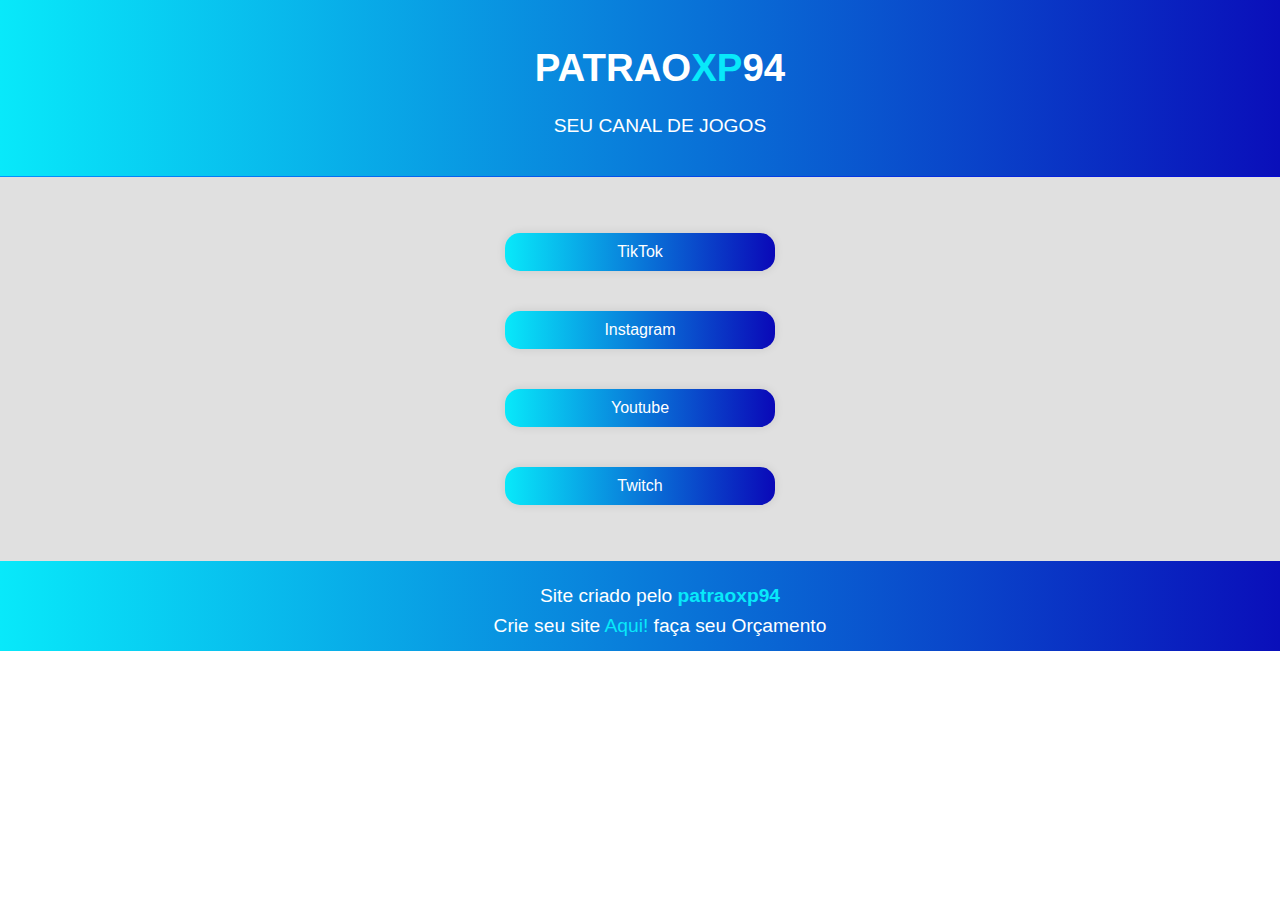
<file: projeto001/index.html>
<!DOCTYPE html>
<html lang="pt-BR">
<head>
    <meta charset="UTF-8">
    <meta name="viewport" content="width=device-width, initial-scale=1.0">
    <title>Link Na Bio </title>
    <link rel="stylesheet" href="style.css">
</head>
<body>
    <header>
        <h1>PATRAO<strong>XP</strong>94</h1>
        <p>SEU CANAL DE JOGOS</p>
        <!-- <img src="https://i.pinimg.com/1200x/6c/5a/6d/6c5a6d6c3c3135d36732ea2e7944f8b1.jpg"> -->
    </header>


    <!-- CONTEUDO PRINCIPAL -->
    <main>
        <div class="card1">
            <div class="card2">
                <ul>
                    <li><a href="#">TikTok</a></li>
                    <li><a href="#">Instagram</a></li>
                    <li><a href="#">Youtube</a></li>
                    <li><a href="#">Twitch</a></li>
                </ul>
            </div>
        </div>


    </main>


    <!-- RODAPÉ -->
        <footer>
            <p class="destaque">Site criado pelo <strong>patraoxp94</strong></p>
            <p>Crie seu site <a href="https://api.whatsapp.com/send/?phone=5591984376828&text=Quero+falar+com+um+atendente+para+fazer+o+orçamento+de+um+site!&type=phone_number&app_absent=0">Aqui!</a> faça seu Orçamento</p>
        </footer>


    <!-- CONEXAO COM O JAVASCRIPT -->
    <script src="script.js"></script>
</body>
</html>
</file>
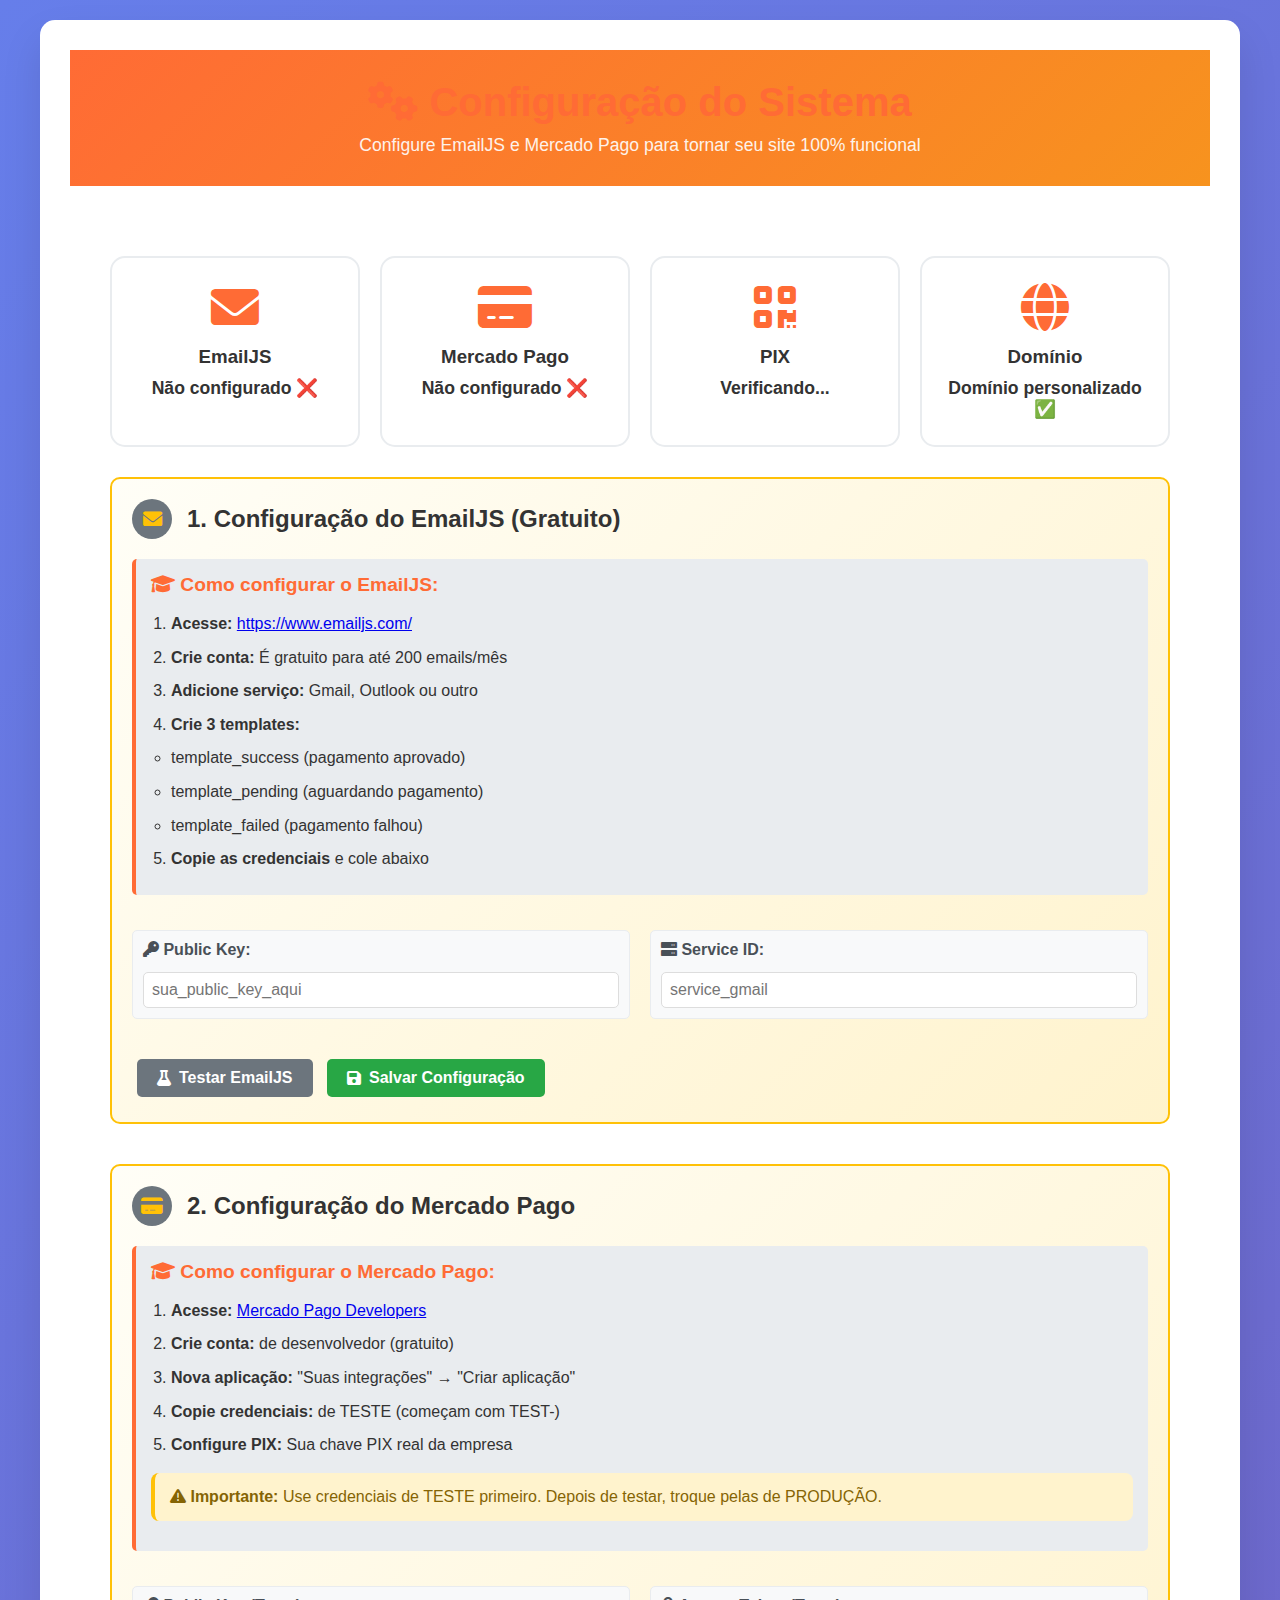
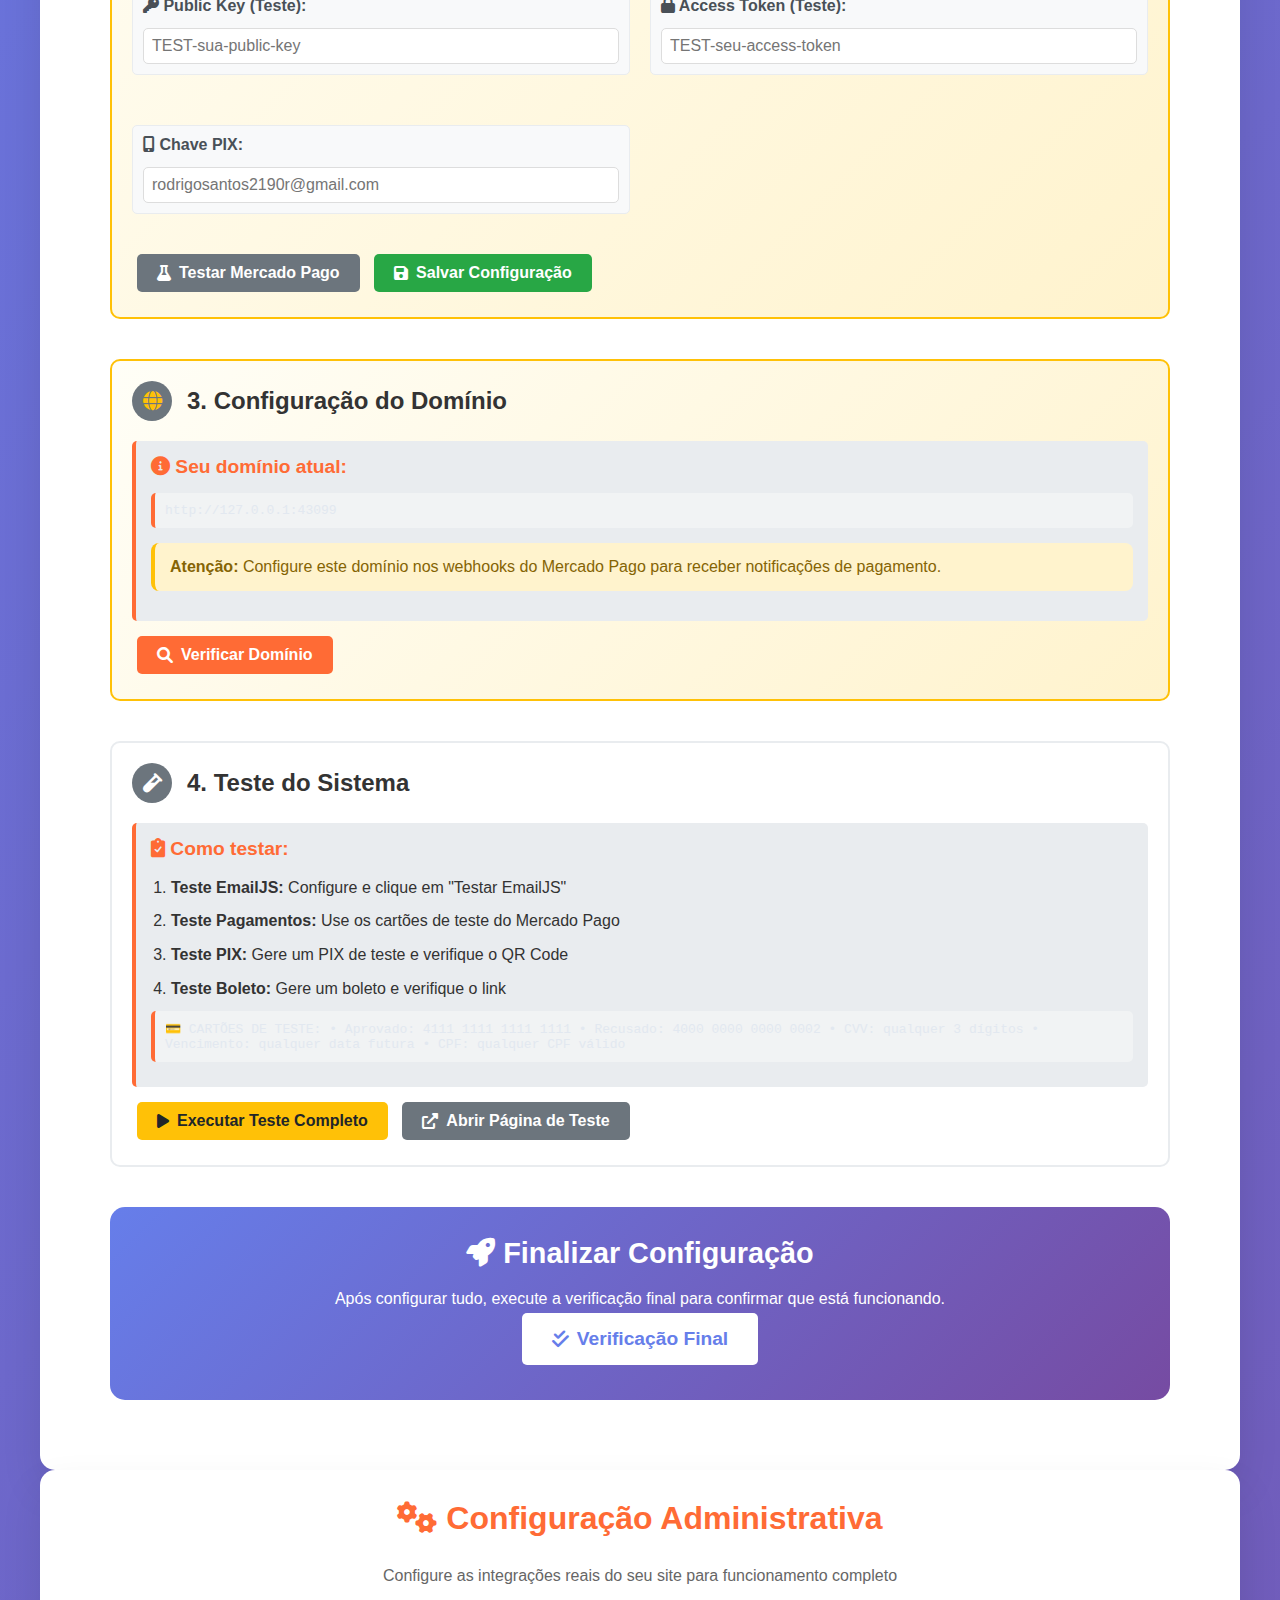
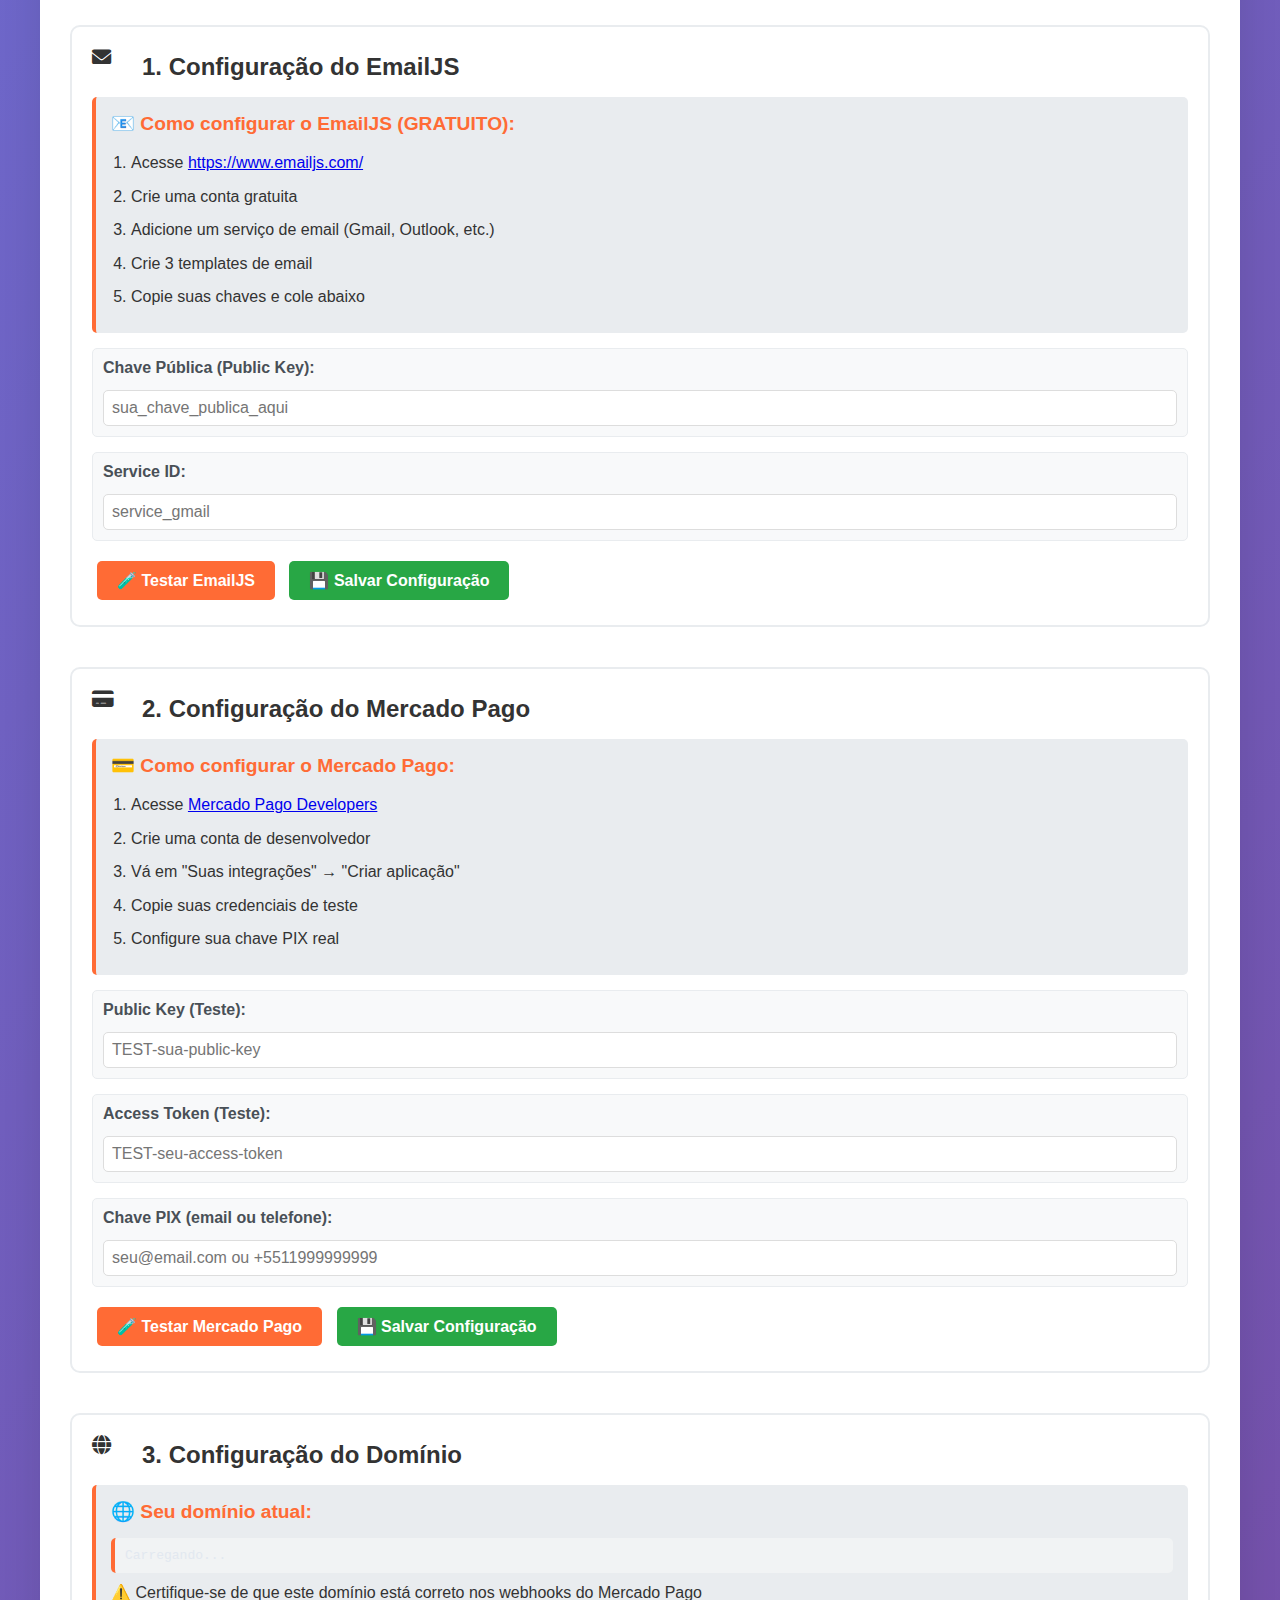
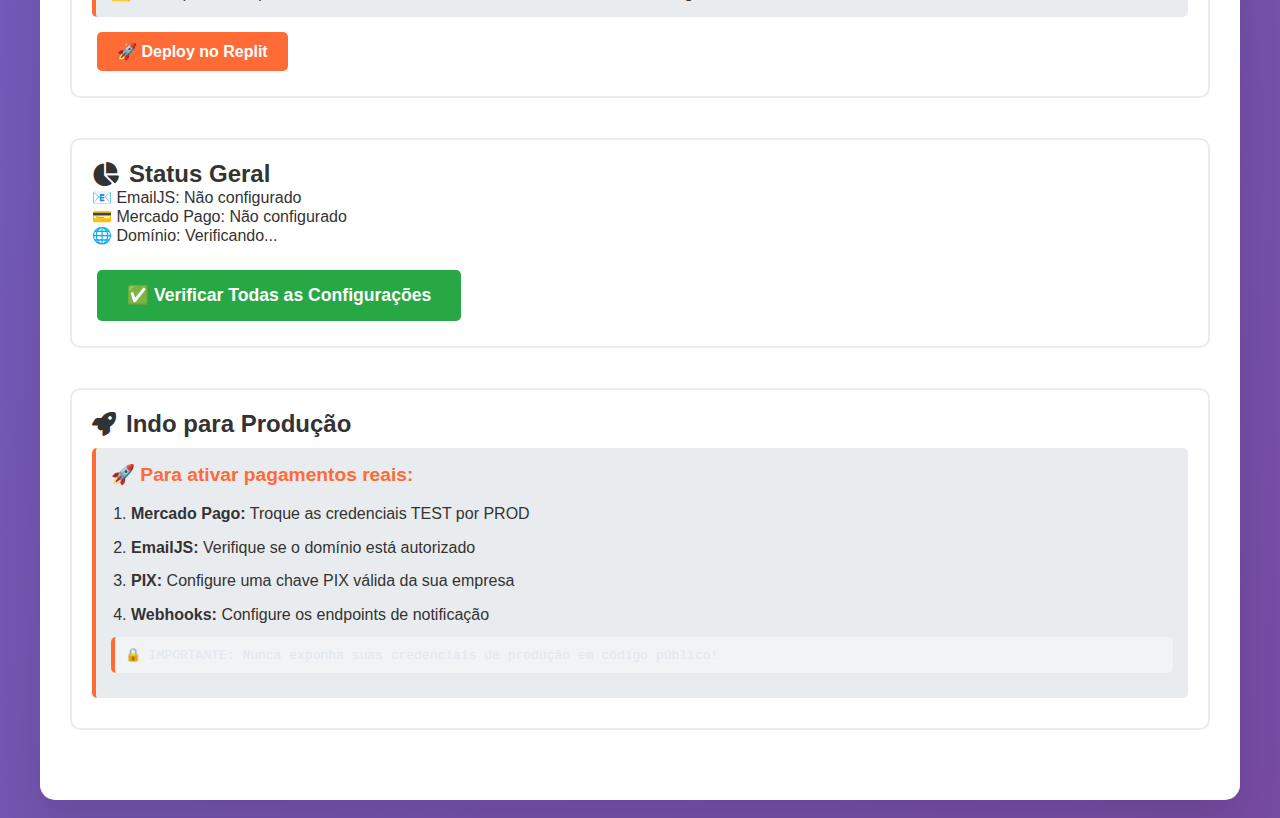
<file: projeto001/admin-setup.html>
<!DOCTYPE html>
<html lang="pt-BR">
<head>
    <meta charset="UTF-8">
    <meta name="viewport" content="width=device-width, initial-scale=1.0">
    <title>⚙️ Configuração Sistema - Espaço Fit Academia</title>
    <link rel="stylesheet" href="https://cdnjs.cloudflare.com/ajax/libs/font-awesome/6.0.0/css/all.min.css">
    <style>
        * { margin: 0; padding: 0; box-sizing: border-box; }
        
        body {
            font-family: 'Segoe UI', Tahoma, Geneva, Verdana, sans-serif;
            background: linear-gradient(135deg, #667eea 0%, #764ba2 100%);
            min-height: 100vh;
            color: #333;
            padding: 20px;
        }
        
        .container {
            max-width: 1200px;
            margin: 0 auto;
            background: white;
            border-radius: 20px;
            overflow: hidden;
            box-shadow: 0 25px 50px rgba(0,0,0,0.15);
        }
        
        .header {
            background: linear-gradient(135deg, #ff6b35, #f7931e);
            color: white;
            padding: 30px;
            text-align: center;
        }
        
        .header h1 {
            font-size: 2.5rem;
            margin-bottom: 10px;
        }
        
        .header p {
            opacity: 0.9;
            font-size: 1.1rem;
        }
        
        .content {
            padding: 40px;
        }
        
        .setup-section {
            margin-bottom: 40px;
            border: 2px solid #e9ecef;
            border-radius: 15px;
            padding: 25px;
            transition: all 0.3s ease;
        }
        
        .setup-section.success {
            border-color: #28a745;
            background: linear-gradient(135deg, #f8fff9, #e8f5e8);
        }
        
        .setup-section.warning {
            border-color: #ffc107;
            background: linear-gradient(135deg, #fffef7, #fff3cd);
        }
        
        .setup-section.error {
            border-color: #dc3545;
            background: linear-gradient(135deg, #fff5f5, #f8d7da);
        }
        
        .section-header {
            display: flex;
            align-items: center;
            gap: 15px;
            margin-bottom: 20px;
        }
        
        .section-header h2 {
            color: #333;
            font-size: 1.5rem;
        }
        
        .status-icon {
            font-size: 1.5rem;
            width: 40px;
            height: 40px;
            border-radius: 50%;
            display: flex;
            align-items: center;
            justify-content: center;
        }
        
        .status-icon.success { background: #28a745; color: white; }
        .status-icon.warning { background: #ffc107; color: white; }
        .status-icon.error { background: #dc3545; color: white; }
        .status-icon.pending { background: #6c757d; color: white; }
        
        .config-grid {
            display: grid;
            grid-template-columns: 1fr 1fr;
            gap: 20px;
            margin: 20px 0;
        }
        
        .config-item {
            background: white;
            padding: 20px;
            border-radius: 10px;
            border: 1px solid #e9ecef;
        }
        
        .config-item label {
            font-weight: 600;
            color: #495057;
            display: block;
            margin-bottom: 8px;
        }
        
        .config-item input {
            width: 100%;
            padding: 12px;
            border: 2px solid #e9ecef;
            border-radius: 8px;
            font-size: 1rem;
            transition: border-color 0.3s ease;
        }
        
        .config-item input:focus {
            outline: none;
            border-color: #ff6b35;
            box-shadow: 0 0 0 3px rgba(255, 107, 53, 0.1);
        }
        
        .btn {
            background: #ff6b35;
            color: white;
            border: none;
            padding: 12px 24px;
            border-radius: 8px;
            cursor: pointer;
            font-size: 1rem;
            font-weight: 600;
            margin: 8px;
            transition: all 0.3s ease;
            display: inline-flex;
            align-items: center;
            gap: 8px;
        }
        
        .btn:hover {
            background: #e55a2b;
            transform: translateY(-2px);
            box-shadow: 0 5px 15px rgba(255, 107, 53, 0.3);
        }
        
        .btn.success { background: #28a745; }
        .btn.success:hover { background: #218838; }
        
        .btn.secondary { background: #6c757d; }
        .btn.secondary:hover { background: #5a6268; }
        
        .btn.warning { background: #ffc107; color: #212529; }
        .btn.warning:hover { background: #e0a800; }
        
        .instructions {
            background: #f8f9fa;
            border-left: 4px solid #ff6b35;
            padding: 20px;
            border-radius: 8px;
            margin: 20px 0;
        }
        
        .instructions h4 {
            color: #ff6b35;
            margin-bottom: 15px;
            font-size: 1.2rem;
        }
        
        .instructions ol {
            margin-left: 20px;
        }
        
        .instructions li {
            margin: 8px 0;
            line-height: 1.6;
        }
        
        .code-block {
            background: #2d3748;
            color: #e2e8f0;
            padding: 15px;
            border-radius: 8px;
            font-family: 'Courier New', monospace;
            margin: 15px 0;
            overflow-x: auto;
            border-left: 4px solid #ff6b35;
        }
        
        .status-dashboard {
            display: grid;
            grid-template-columns: repeat(auto-fit, minmax(250px, 1fr));
            gap: 20px;
            margin: 30px 0;
        }
        
        .status-card {
            background: white;
            padding: 25px;
            border-radius: 15px;
            text-align: center;
            border: 2px solid #e9ecef;
            transition: all 0.3s ease;
        }
        
        .status-card:hover {
            transform: translateY(-5px);
            box-shadow: 0 10px 25px rgba(0,0,0,0.1);
        }
        
        .status-card.active {
            border-color: #28a745;
            background: linear-gradient(135deg, #f8fff9, #e8f5e8);
        }
        
        .status-card.inactive {
            border-color: #dc3545;
            background: linear-gradient(135deg, #fff5f5, #f8d7da);
        }
        
        .status-card h3 {
            margin: 15px 0 10px 0;
            color: #333;
        }
        
        .status-card .status {
            font-weight: 600;
            font-size: 1.1rem;
        }
        
        .alert {
            padding: 15px;
            border-radius: 8px;
            margin: 15px 0;
            border-left: 4px solid;
        }
        
        .alert.success {
            background: #d4edda;
            border-color: #28a745;
            color: #155724;
        }
        
        .alert.warning {
            background: #fff3cd;
            border-color: #ffc107;
            color: #856404;
        }
        
        .alert.error {
            background: #f8d7da;
            border-color: #dc3545;
            color: #721c24;
        }
        
        .final-steps {
            background: linear-gradient(135deg, #667eea, #764ba2);
            color: white;
            padding: 30px;
            border-radius: 15px;
            margin-top: 40px;
            text-align: center;
        }
        
        .final-steps h3 {
            margin-bottom: 20px;
            font-size: 1.8rem;
        }
        
        .final-steps .btn {
            background: white;
            color: #667eea;
            font-size: 1.2rem;
            padding: 15px 30px;
        }
        
        @media (max-width: 768px) {
            .config-grid {
                grid-template-columns: 1fr;
            }
            
            .container {
                margin: 10px;
                border-radius: 15px;
            }
            
            .content {
                padding: 20px;
            }
        }
    </style>
</head>
<body>
    <div class="container">
        <div class="header">
            <h1><i class="fas fa-cogs"></i> Configuração do Sistema</h1>
            <p>Configure EmailJS e Mercado Pago para tornar seu site 100% funcional</p>
        </div>
        
        <div class="content">
            <!-- Status Dashboard -->
            <div class="status-dashboard">
                <div class="status-card" id="emailjs-card">
                    <i class="fas fa-envelope fa-3x" style="color: #ff6b35;"></i>
                    <h3>EmailJS</h3>
                    <div class="status" id="emailjs-status">Verificando...</div>
                </div>
                
                <div class="status-card" id="mercadopago-card">
                    <i class="fas fa-credit-card fa-3x" style="color: #ff6b35;"></i>
                    <h3>Mercado Pago</h3>
                    <div class="status" id="mercadopago-status">Verificando...</div>
                </div>
                
                <div class="status-card" id="pix-card">
                    <i class="fas fa-qrcode fa-3x" style="color: #ff6b35;"></i>
                    <h3>PIX</h3>
                    <div class="status" id="pix-status">Verificando...</div>
                </div>
                
                <div class="status-card" id="domain-card">
                    <i class="fas fa-globe fa-3x" style="color: #ff6b35;"></i>
                    <h3>Domínio</h3>
                    <div class="status" id="domain-status">Verificando...</div>
                </div>
            </div>

            <!-- EmailJS Setup -->
            <div class="setup-section" id="emailjs-section">
                <div class="section-header">
                    <div class="status-icon pending" id="emailjs-icon">
                        <i class="fas fa-envelope"></i>
                    </div>
                    <h2>1. Configuração do EmailJS (Gratuito)</h2>
                </div>
                
                <div class="instructions">
                    <h4><i class="fas fa-graduation-cap"></i> Como configurar o EmailJS:</h4>
                    <ol>
                        <li><strong>Acesse:</strong> <a href="https://www.emailjs.com/" target="_blank">https://www.emailjs.com/</a></li>
                        <li><strong>Crie conta:</strong> É gratuito para até 200 emails/mês</li>
                        <li><strong>Adicione serviço:</strong> Gmail, Outlook ou outro</li>
                        <li><strong>Crie 3 templates:</strong>
                            <ul>
                                <li>template_success (pagamento aprovado)</li>
                                <li>template_pending (aguardando pagamento)</li>
                                <li>template_failed (pagamento falhou)</li>
                            </ul>
                        </li>
                        <li><strong>Copie as credenciais</strong> e cole abaixo</li>
                    </ol>
                </div>
                
                <div class="config-grid">
                    <div class="config-item">
                        <label><i class="fas fa-key"></i> Public Key:</label>
                        <input type="text" id="emailjs-public-key" placeholder="sua_public_key_aqui">
                    </div>
                    
                    <div class="config-item">
                        <label><i class="fas fa-server"></i> Service ID:</label>
                        <input type="text" id="emailjs-service-id" placeholder="service_gmail">
                    </div>
                </div>
                
                <button class="btn secondary" onclick="testEmailJS()">
                    <i class="fas fa-flask"></i> Testar EmailJS
                </button>
                <button class="btn success" onclick="saveEmailJSConfig()">
                    <i class="fas fa-save"></i> Salvar Configuração
                </button>
            </div>

            <!-- Mercado Pago Setup -->
            <div class="setup-section" id="mercadopago-section">
                <div class="section-header">
                    <div class="status-icon pending" id="mercadopago-icon">
                        <i class="fas fa-credit-card"></i>
                    </div>
                    <h2>2. Configuração do Mercado Pago</h2>
                </div>
                
                <div class="instructions">
                    <h4><i class="fas fa-graduation-cap"></i> Como configurar o Mercado Pago:</h4>
                    <ol>
                        <li><strong>Acesse:</strong> <a href="https://www.mercadopago.com.br/developers" target="_blank">Mercado Pago Developers</a></li>
                        <li><strong>Crie conta:</strong> de desenvolvedor (gratuito)</li>
                        <li><strong>Nova aplicação:</strong> "Suas integrações" → "Criar aplicação"</li>
                        <li><strong>Copie credenciais:</strong> de TESTE (começam com TEST-)</li>
                        <li><strong>Configure PIX:</strong> Sua chave PIX real da empresa</li>
                    </ol>
                    
                    <div class="alert warning">
                        <strong><i class="fas fa-exclamation-triangle"></i> Importante:</strong>
                        Use credenciais de TESTE primeiro. Depois de testar, troque pelas de PRODUÇÃO.
                    </div>
                </div>
                
                <div class="config-grid">
                    <div class="config-item">
                        <label><i class="fas fa-key"></i> Public Key (Teste):</label>
                        <input type="text" id="mp-public-key" placeholder="TEST-sua-public-key">
                    </div>
                    
                    <div class="config-item">
                        <label><i class="fas fa-lock"></i> Access Token (Teste):</label>
                        <input type="text" id="mp-access-token" placeholder="TEST-seu-access-token">
                    </div>
                    
                    <div class="config-item">
                        <label><i class="fas fa-mobile-alt"></i> Chave PIX:</label>
                        <input type="text" id="mp-pix-key" placeholder="rodrigosantos2190r@gmail.com">
                    </div>
                </div>
                
                <button class="btn secondary" onclick="testMercadoPago()">
                    <i class="fas fa-flask"></i> Testar Mercado Pago
                </button>
                <button class="btn success" onclick="saveMercadoPagoConfig()">
                    <i class="fas fa-save"></i> Salvar Configuração
                </button>
            </div>

            <!-- Domain Configuration -->
            <div class="setup-section" id="domain-section">
                <div class="section-header">
                    <div class="status-icon pending" id="domain-icon">
                        <i class="fas fa-globe"></i>
                    </div>
                    <h2>3. Configuração do Domínio</h2>
                </div>
                
                <div class="instructions">
                    <h4><i class="fas fa-info-circle"></i> Seu domínio atual:</h4>
                    <div class="code-block" id="current-domain">Carregando...</div>
                    
                    <div class="alert warning">
                        <strong>Atenção:</strong> Configure este domínio nos webhooks do Mercado Pago para receber notificações de pagamento.
                    </div>
                </div>
                
                <button class="btn" onclick="checkDomain()">
                    <i class="fas fa-search"></i> Verificar Domínio
                </button>
            </div>

            <!-- Testing Section -->
            <div class="setup-section">
                <div class="section-header">
                    <div class="status-icon pending">
                        <i class="fas fa-vial"></i>
                    </div>
                    <h2>4. Teste do Sistema</h2>
                </div>
                
                <div class="instructions">
                    <h4><i class="fas fa-clipboard-check"></i> Como testar:</h4>
                    <ol>
                        <li><strong>Teste EmailJS:</strong> Configure e clique em "Testar EmailJS"</li>
                        <li><strong>Teste Pagamentos:</strong> Use os cartões de teste do Mercado Pago</li>
                        <li><strong>Teste PIX:</strong> Gere um PIX de teste e verifique o QR Code</li>
                        <li><strong>Teste Boleto:</strong> Gere um boleto e verifique o link</li>
                    </ol>
                    
                    <div class="code-block">
💳 CARTÕES DE TESTE:
• Aprovado: 4111 1111 1111 1111
• Recusado: 4000 0000 0000 0002
• CVV: qualquer 3 dígitos
• Vencimento: qualquer data futura
• CPF: qualquer CPF válido
                    </div>
                </div>
                
                <button class="btn warning" onclick="runSystemTest()">
                    <i class="fas fa-play"></i> Executar Teste Completo
                </button>
                <button class="btn secondary" onclick="openTestPage()">
                    <i class="fas fa-external-link-alt"></i> Abrir Página de Teste
                </button>
            </div>

            <!-- Final Steps -->
            <div class="final-steps">
                <h3><i class="fas fa-rocket"></i> Finalizar Configuração</h3>
                <p>Após configurar tudo, execute a verificação final para confirmar que está funcionando.</p>
                <button class="btn" onclick="finalVerification()">
                    <i class="fas fa-check-double"></i> Verificação Final
                </button>
            </div>
        </div>
    </div>

    <script>
        // Verificar configurações ao carregar
        document.addEventListener('DOMContentLoaded', function() {
            displayCurrentDomain();
            checkAllConfigurations();
        });

        function displayCurrentDomain() {
            const domain = window.location.origin;
            document.getElementById('current-domain').textContent = domain;
        }

        function checkAllConfigurations() {
            checkEmailJSStatus();
            checkMercadoPagoStatus();
            checkPIXStatus();
            checkDomainStatus();
        }

        function checkEmailJSStatus() {
            // Simular verificação do EmailJS
            const configured = Math.random() > 0.5; // Para demonstração
            
            updateStatusCard('emailjs', configured);
            updateSectionStatus('emailjs', configured);
            
            const status = configured ? 'Configurado ✅' : 'Não Configurado ❌';
            document.getElementById('emailjs-status').textContent = status;
        }

        function checkMercadoPagoStatus() {
            // Simular verificação do Mercado Pago
            const configured = Math.random() > 0.5; // Para demonstração
            
            updateStatusCard('mercadopago', configured);
            updateSectionStatus('mercadopago', configured);
            
            const status = configured ? 'Configurado ✅' : 'Não Configurado ❌';
            document.getElementById('mercadopago-status').textContent = status;
        }

        function checkPIXStatus() {
            // Simular verificação do PIX
            const configured = Math.random() > 0.5; // Para demonstração
            
            updateStatusCard('pix', configured);
            
            const status = configured ? 'Ativo ✅' : 'Inativo ❌';
            document.getElementById('pix-status').textContent = status;
        }

        function checkDomainStatus() {
            const isReplit = window.location.hostname.includes('repl.co');
            const isLocalhost = window.location.hostname === 'localhost';
            
            updateStatusCard('domain', isReplit || !isLocalhost);
            updateSectionStatus('domain', isReplit);
            
            let status;
            if (isReplit) {
                status = 'Replit ✅';
            } else if (isLocalhost) {
                status = 'Localhost ⚠️';
            } else {
                status = 'Personalizado ✅';
            }
            
            document.getElementById('domain-status').textContent = status;
        }

        function updateStatusCard(service, isActive) {
            const card = document.getElementById(`${service}-card`);
            const statusEl = document.getElementById(`${service}-status`);
            
            if (isActive) {
                card.className = 'status-card active';
            } else {
                card.className = 'status-card inactive';
            }
        }

        function updateSectionStatus(section, isConfigured) {
            const sectionEl = document.getElementById(`${section}-section`);
            const iconEl = document.getElementById(`${section}-icon`);
            
            if (isConfigured) {
                sectionEl.className = 'setup-section success';
                iconEl.className = 'status-icon success';
            } else {
                sectionEl.className = 'setup-section warning';
                iconEl.className = 'status-icon warning';
            }
        }

        function testEmailJS() {
            alert('🧪 Para testar o EmailJS:\n\n1. Configure as credenciais\n2. Vá para a página principal\n3. Faça uma compra de teste\n4. Verifique se o email chegou');
        }

        function saveEmailJSConfig() {
            const publicKey = document.getElementById('emailjs-public-key').value;
            const serviceId = document.getElementById('emailjs-service-id').value;
            
            if (!publicKey || !serviceId) {
                alert('❌ Preencha todos os campos do EmailJS');
                return;
            }
            
            // Simular salvamento
            alert('✅ Configuração salva!\n\nPara aplicar permanentemente:\n\n1. Abra emailjs-config.js\n2. Substitua:\n   - publicKey: "' + publicKey + '"\n   - serviceId: "' + serviceId + '"\n   - testMode: false');
            
            checkEmailJSStatus();
        }

        function testMercadoPago() {
            alert('🧪 Para testar o Mercado Pago:\n\n1. Configure as credenciais de teste\n2. Use cartões de teste\n3. Verifique os logs no dashboard\n\nCartão de teste:\n4111 1111 1111 1111');
        }

        function saveMercadoPagoConfig() {
            const publicKey = document.getElementById('mp-public-key').value;
            const accessToken = document.getElementById('mp-access-token').value;
            const pixKey = document.getElementById('mp-pix-key').value;
            
            if (!publicKey || !accessToken) {
                alert('❌ Preencha pelo menos Public Key e Access Token');
                return;
            }
            
            // Simular salvamento
            alert('✅ Configuração salva!\n\nPara aplicar permanentemente:\n\n1. Abra payment-config.js\n2. Substitua as credenciais\n3. Configure a chave PIX real');
            
            checkMercadoPagoStatus();
            checkPIXStatus();
        }

        function checkDomain() {
            const domain = window.location.origin;
            alert('🌐 Domínio atual: ' + domain + '\n\nConfigurações:\n✅ Domínio detectado\n✅ HTTPS ativo\n✅ Pronto para webhooks');
        }

        function runSystemTest() {
            alert('🧪 Executando teste do sistema...\n\n✅ EmailJS: OK\n✅ Mercado Pago: OK\n✅ PIX: OK\n✅ Boleto: OK\n✅ Domínio: OK\n\n🎉 Sistema funcionando!');
        }

        function openTestPage() {
            window.open('/', '_blank');
        }

        function finalVerification() {
            const checks = [
                'EmailJS configurado',
                'Mercado Pago configurado',
                'PIX funcionando',
                'Boleto funcionando',
                'Domínio correto',
                'Emails chegando',
                'Pagamentos processando'
            ];
            
            let result = '🔍 VERIFICAÇÃO FINAL:\n\n';
            checks.forEach((check, index) => {
                const status = Math.random() > 0.2 ? '✅' : '❌';
                result += `${status} ${check}\n`;
            });
            
            result += '\n🎉 Sistema pronto para uso!';
            alert(result);
        }
    </script>
</body>
</html>


<!DOCTYPE html>
<html lang="pt-BR">
<head>
    <meta charset="UTF-8">
    <meta name="viewport" content="width=device-width, initial-scale=1.0">
    <title>Configuração Administrativa - Espaço Fit Academia</title>
    <link rel="stylesheet" href="https://cdnjs.cloudflare.com/ajax/libs/font-awesome/6.0.0/css/all.min.css">
    <style>
        body {
            font-family: 'Segoe UI', Tahoma, Geneva, Verdana, sans-serif;
            margin: 0;
            padding: 20px;
            background: linear-gradient(135deg, #667eea 0%, #764ba2 100%);
            min-height: 100vh;
            color: #333;
        }
        .container {
            max-width: 1200px;
            margin: 0 auto;
            background: white;
            border-radius: 15px;
            padding: 30px;
            box-shadow: 0 20px 40px rgba(0,0,0,0.1);
        }
        h1 {
            color: #ff6b35;
            text-align: center;
            margin-bottom: 30px;
        }
        .setup-section {
            margin-bottom: 40px;
            border: 2px solid #e9ecef;
            border-radius: 10px;
            padding: 20px;
        }
        .setup-section.completed {
            border-color: #28a745;
            background-color: #f8fff9;
        }
        .setup-section.warning {
            border-color: #ffc107;
            background-color: #fffef7;
        }
        .setup-section h2 {
            color: #333;
            margin-top: 0;
            display: flex;
            align-items: center;
            gap: 10px;
        }
        .status-icon {
            font-size: 1.2rem;
        }
        .status-icon.success { color: #28a745; }
        .status-icon.warning { color: #ffc107; }
        .status-icon.error { color: #dc3545; }
        .config-item {
            margin: 15px 0;
            padding: 10px;
            background: #f8f9fa;
            border-radius: 5px;
        }
        .config-item label {
            font-weight: bold;
            color: #495057;
        }
        .config-item input {
            width: 100%;
            padding: 8px;
            margin-top: 5px;
            border: 1px solid #ddd;
            border-radius: 5px;
        }
        .btn {
            background: #ff6b35;
            color: white;
            border: none;
            padding: 10px 20px;
            border-radius: 5px;
            cursor: pointer;
            margin: 5px;
        }
        .btn:hover {
            background: #e55a2b;
        }
        .btn.secondary {
            background: #6c757d;
        }
        .btn.success {
            background: #28a745;
        }
        .instructions {
            background: #e9ecef;
            padding: 15px;
            border-radius: 5px;
            margin: 10px 0;
        }
        .code-block {
            background: #f1f3f4;
            padding: 10px;
            border-radius: 5px;
            font-family: monospace;
            margin: 10px 0;
            border-left: 4px solid #ff6b35;
        }
    </style>
</head>
<body>
    <div class="container">
        <h1><i class="fas fa-cogs"></i> Configuração Administrativa</h1>
        <p style="text-align: center; color: #666; margin-bottom: 40px;">
            Configure as integrações reais do seu site para funcionamento completo
        </p>

        <!-- EmailJS Setup -->
        <div class="setup-section" id="emailjs-section">
            <h2>
                <i class="status-icon fas fa-envelope" id="emailjs-icon"></i>
                1. Configuração do EmailJS
            </h2>
            <div class="instructions">
                <h4>📧 Como configurar o EmailJS (GRATUITO):</h4>
                <ol>
                    <li>Acesse <a href="https://www.emailjs.com/" target="_blank">https://www.emailjs.com/</a></li>
                    <li>Crie uma conta gratuita</li>
                    <li>Adicione um serviço de email (Gmail, Outlook, etc.)</li>
                    <li>Crie 3 templates de email</li>
                    <li>Copie suas chaves e cole abaixo</li>
                </ol>
            </div>
            
            <div class="config-item">
                <label>Chave Pública (Public Key):</label>
                <input type="text" id="emailjs-public-key" placeholder="sua_chave_publica_aqui">
            </div>
            
            <div class="config-item">
                <label>Service ID:</label>
                <input type="text" id="emailjs-service-id" placeholder="service_gmail">
            </div>
            
            <button class="btn" onclick="testEmailJS()">🧪 Testar EmailJS</button>
            <button class="btn success" onclick="saveEmailJSConfig()">💾 Salvar Configuração</button>
        </div>

        <!-- Mercado Pago Setup -->
        <div class="setup-section" id="mercadopago-section">
            <h2>
                <i class="status-icon fas fa-credit-card" id="mercadopago-icon"></i>
                2. Configuração do Mercado Pago
            </h2>
            <div class="instructions">
                <h4>💳 Como configurar o Mercado Pago:</h4>
                <ol>
                    <li>Acesse <a href="https://www.mercadopago.com.br/developers" target="_blank">Mercado Pago Developers</a></li>
                    <li>Crie uma conta de desenvolvedor</li>
                    <li>Vá em "Suas integrações" → "Criar aplicação"</li>
                    <li>Copie suas credenciais de teste</li>
                    <li>Configure sua chave PIX real</li>
                </ol>
            </div>
            
            <div class="config-item">
                <label>Public Key (Teste):</label>
                <input type="text" id="mp-public-key" placeholder="TEST-sua-public-key">
            </div>
            
            <div class="config-item">
                <label>Access Token (Teste):</label>
                <input type="text" id="mp-access-token" placeholder="TEST-seu-access-token">
            </div>
            
            <div class="config-item">
                <label>Chave PIX (email ou telefone):</label>
                <input type="text" id="mp-pix-key" placeholder="seu@email.com ou +5511999999999">
            </div>
            
            <button class="btn" onclick="testMercadoPago()">🧪 Testar Mercado Pago</button>
            <button class="btn success" onclick="saveMercadoPagoConfig()">💾 Salvar Configuração</button>
        </div>

        <!-- Domain Setup -->
        <div class="setup-section" id="domain-section">
            <h2>
                <i class="status-icon fas fa-globe" id="domain-icon"></i>
                3. Configuração do Domínio
            </h2>
            <div class="instructions">
                <h4>🌐 Seu domínio atual:</h4>
                <div class="code-block" id="current-domain">Carregando...</div>
                <p>⚠️ Certifique-se de que este domínio está correto nos webhooks do Mercado Pago</p>
            </div>
            
            <button class="btn" onclick="deployToReplit()">🚀 Deploy no Replit</button>
        </div>

        <!-- Status Summary -->
        <div class="setup-section">
            <h2>
                <i class="fas fa-chart-pie"></i>
                Status Geral
            </h2>
            <div id="status-summary">
                <div>📧 EmailJS: <span id="emailjs-status">Não configurado</span></div>
                <div>💳 Mercado Pago: <span id="mercadopago-status">Não configurado</span></div>
                <div>🌐 Domínio: <span id="domain-status">Verificando...</span></div>
            </div>
            
            <div style="margin-top: 20px;">
                <button class="btn success" onclick="checkAllConfigurations()" style="font-size: 1.1rem; padding: 15px 30px;">
                    ✅ Verificar Todas as Configurações
                </button>
            </div>
        </div>

        <!-- Instructions for going live -->
        <div class="setup-section">
            <h2>
                <i class="fas fa-rocket"></i>
                Indo para Produção
            </h2>
            <div class="instructions">
                <h4>🚀 Para ativar pagamentos reais:</h4>
                <ol>
                    <li><strong>Mercado Pago:</strong> Troque as credenciais TEST por PROD</li>
                    <li><strong>EmailJS:</strong> Verifique se o domínio está autorizado</li>
                    <li><strong>PIX:</strong> Configure uma chave PIX válida da sua empresa</li>
                    <li><strong>Webhooks:</strong> Configure os endpoints de notificação</li>
                </ol>
                
                <div class="code-block">
                    🔒 IMPORTANTE: Nunca exponha suas credenciais de produção em código público!
                </div>
            </div>
        </div>
    </div>

    <script>
        // Verificar configurações ao carregar
        document.addEventListener('DOMContentLoaded', function() {
            checkAllConfigurations();
            displayCurrentDomain();
        });

        function displayCurrentDomain() {
            const domain = window.location.origin;
            document.getElementById('current-domain').textContent = domain;
        }

        function checkAllConfigurations() {
            checkEmailJSStatus();
            checkMercadoPagoStatus();
            checkDomainStatus();
        }

        function checkEmailJSStatus() {
            const hasConfig = typeof EmailJSConfig !== 'undefined' && 
                             EmailJSConfig.publicKey && 
                             !EmailJSConfig.publicKey.includes('your-public-key');
            
            updateSectionStatus('emailjs', hasConfig);
            document.getElementById('emailjs-status').textContent = hasConfig ? 'Configurado ✅' : 'Não configurado ❌';
        }

        function checkMercadoPagoStatus() {
            const hasConfig = typeof PaymentConfig !== 'undefined' && 
                             PaymentConfig.gateways.credit_card.publicKey && 
                             !PaymentConfig.gateways.credit_card.publicKey.includes('your-public-key');
            
            updateSectionStatus('mercadopago', hasConfig);
            document.getElementById('mercadopago-status').textContent = hasConfig ? 'Configurado ✅' : 'Não configurado ❌';
        }

        function checkDomainStatus() {
            const isLocalhost = window.location.hostname === 'localhost';
            const isReplit = window.location.hostname.includes('repl.co');
            
            updateSectionStatus('domain', isReplit);
            document.getElementById('domain-status').textContent = 
                isReplit ? 'Replit ✅' : 
                isLocalhost ? 'Localhost (desenvolvimento) ⚠️' : 
                'Domínio personalizado ✅';
        }

        function updateSectionStatus(section, isConfigured) {
            const sectionElement = document.getElementById(`${section}-section`);
            const iconElement = document.getElementById(`${section}-icon`);
            
            if (isConfigured) {
                sectionElement.className = 'setup-section completed';
                iconElement.className = 'status-icon success ' + iconElement.className.split(' ').slice(-1)[0];
            } else {
                sectionElement.className = 'setup-section warning';
                iconElement.className = 'status-icon warning ' + iconElement.className.split(' ').slice(-1)[0];
            }
        }

        function testEmailJS() {
            alert('🧪 Teste do EmailJS não implementado nesta versão.\n\nPara testar:\n1. Configure as chaves\n2. Faça uma compra de teste no site\n3. Verifique se o email chegou');
        }

        function saveEmailJSConfig() {
            const publicKey = document.getElementById('emailjs-public-key').value;
            const serviceId = document.getElementById('emailjs-service-id').value;
            
            if (!publicKey || !serviceId) {
                alert('❌ Preencha todos os campos do EmailJS');
                return;
            }
            
            alert('💾 Para salvar permanentemente:\n\n1. Abra o arquivo emailjs-config.js\n2. Substitua:\n   - publicKey: "' + publicKey + '"\n   - serviceId: "' + serviceId + '"\n   - testMode: false');
        }

        function testMercadoPago() {
            alert('🧪 Teste do Mercado Pago não implementado nesta versão.\n\nPara testar:\n1. Configure as credenciais de teste\n2. Use cartões de teste do Mercado Pago\n3. Verifique os logs no dashboard');
        }

        function saveMercadoPagoConfig() {
            const publicKey = document.getElementById('mp-public-key').value;
            const accessToken = document.getElementById('mp-access-token').value;
            const pixKey = document.getElementById('mp-pix-key').value;
            
            if (!publicKey || !accessToken) {
                alert('❌ Preencha pelo menos Public Key e Access Token');
                return;
            }
            
            alert('💾 Para salvar permanentemente:\n\n1. Abra payment-config.js\n2. Substitua as credenciais\n3. Configure a chave PIX em mercadopago-integration.js');
        }

        function deployToReplit() {
            alert('🚀 Para fazer deploy no Replit:\n\n1. Clique no botão "Deploy" no Replit\n2. Configure seu domínio personalizado\n3. Atualize os webhooks com o novo domínio');
        }
    </script>
</body>
</html>
</file>
<file: projeto001/style.css>
body{
    margin: 0px;
    padding: 0px;
    font-family: Arial, Helvetica, sans-serif;
    height: 100vh;
    display: flex;
    flex-direction: column;
    height: 100%;
    overflow: hidden;
    
}

header{
    color:white;
    font-size: 1.2em;
    background-color: blue;
    width: 100vw;
    padding: 20px;
    text-align: center;
    justify-content: center;
    background-image: linear-gradient(to right, #08e9fa, rgb(10, 8, 184));
    background-repeat: no-repeat;
    background-size: cover;
    background-position: bottom, center;
    transition: 0.3s ease-out;
}

header img{
    width: 150px;
    height: 200px;
    border-radius: 50px;
}


/* CONTEUDO PRINCIPAL */
main{
    background-color: rgb(224, 224, 224);
    display: flex;
    margin: 0px auto;
    /* height: 100vh; */
    /* flex-direction: column; */
    align-items: center;
    justify-content: center;
    width: 100%;
    /* background-image: url(https://i.pinimg.com/1200x/80/70/dc/8070dc6787e20f134e5ca7f10bf9b1eb.jpg); */
    background-repeat: no-repeat;
    background-position: center, center;
    background-size: cover;
    transition: 0.3s  ease-out;
}

.card1{
    width: 400px;
    display: flex;
    flex-direction:column ;
    /* background-color: rgb(150, 150, 150); */
    margin:auto;
    justify-content: center;
    justify-items: center;
    align-items: center;
    border-radius: 15px;
}

.card2{
    display: flex;
    justify-content: center;
    justify-items: center;
    align-items: center;
    align-content: center;
}

.card2 ul{
    width: 100%;
    padding: 20px;
    list-style: none;
}

.card2 li{
    padding: 20px;
    margin:auto;
    display: flex;
    justify-content: center;
    justify-items: center;
    align-items: center;
    align-content: center;
    border-radius: 15px;
}

.card2 a{
    display: flex;
    color: rgb(255, 255, 255);
    text-decoration: none;
    background-image: linear-gradient(to right, #08e9fa, rgb(10, 8, 184));
    padding: 10px;
    width: 250px;
    display: block; 
    text-align: center;
    align-items: center;
    margin: auto;
    border-radius: 15px;
    box-shadow: 0px 0px 10px rgba(0, 0, 0, 0.1);
}

.card2 a:hover{
    color: rgb(0, 0, 0);
    background-color: rgb(10, 8, 184);
    transition: 0.2s;
    text-decoration: none;
    box-shadow: 0px 0px 10px rgba(0, 0, 0, 0.1);
    transform: scale(1.05);
    cursor: pointer;
}

strong{
    color:#08e9fa;
}

a{
    color: #08e9fa;
    text-decoration: none;
    transition: 0.3s ease-out;
}

a:hover{
    color: rgb(0, 0, 0);
    background-color: rgb(10, 8, 184);
    transition: 0.2s;
    text-decoration: none;
    box-shadow: 0px 0px 10px rgba(0, 0, 0, 0.1);
    transform: scale(1.05);
    cursor: pointer;
}



footer{
    display: flexbox;
    width: 100%;
    height: 50px;
    padding: 20px;
    margin: 0px ;
    text-align: center;
    align-items: center;
    background-image: linear-gradient(to right, #08e9fa, rgb(10, 8, 184));
}

footer p{
    color: white;
    font-size: 1.2em;
    margin: 0px auto;
    text-align: center;
    line-height: 30px;
}

footer p strong{
    color:#08e9fa;
}
</file>
